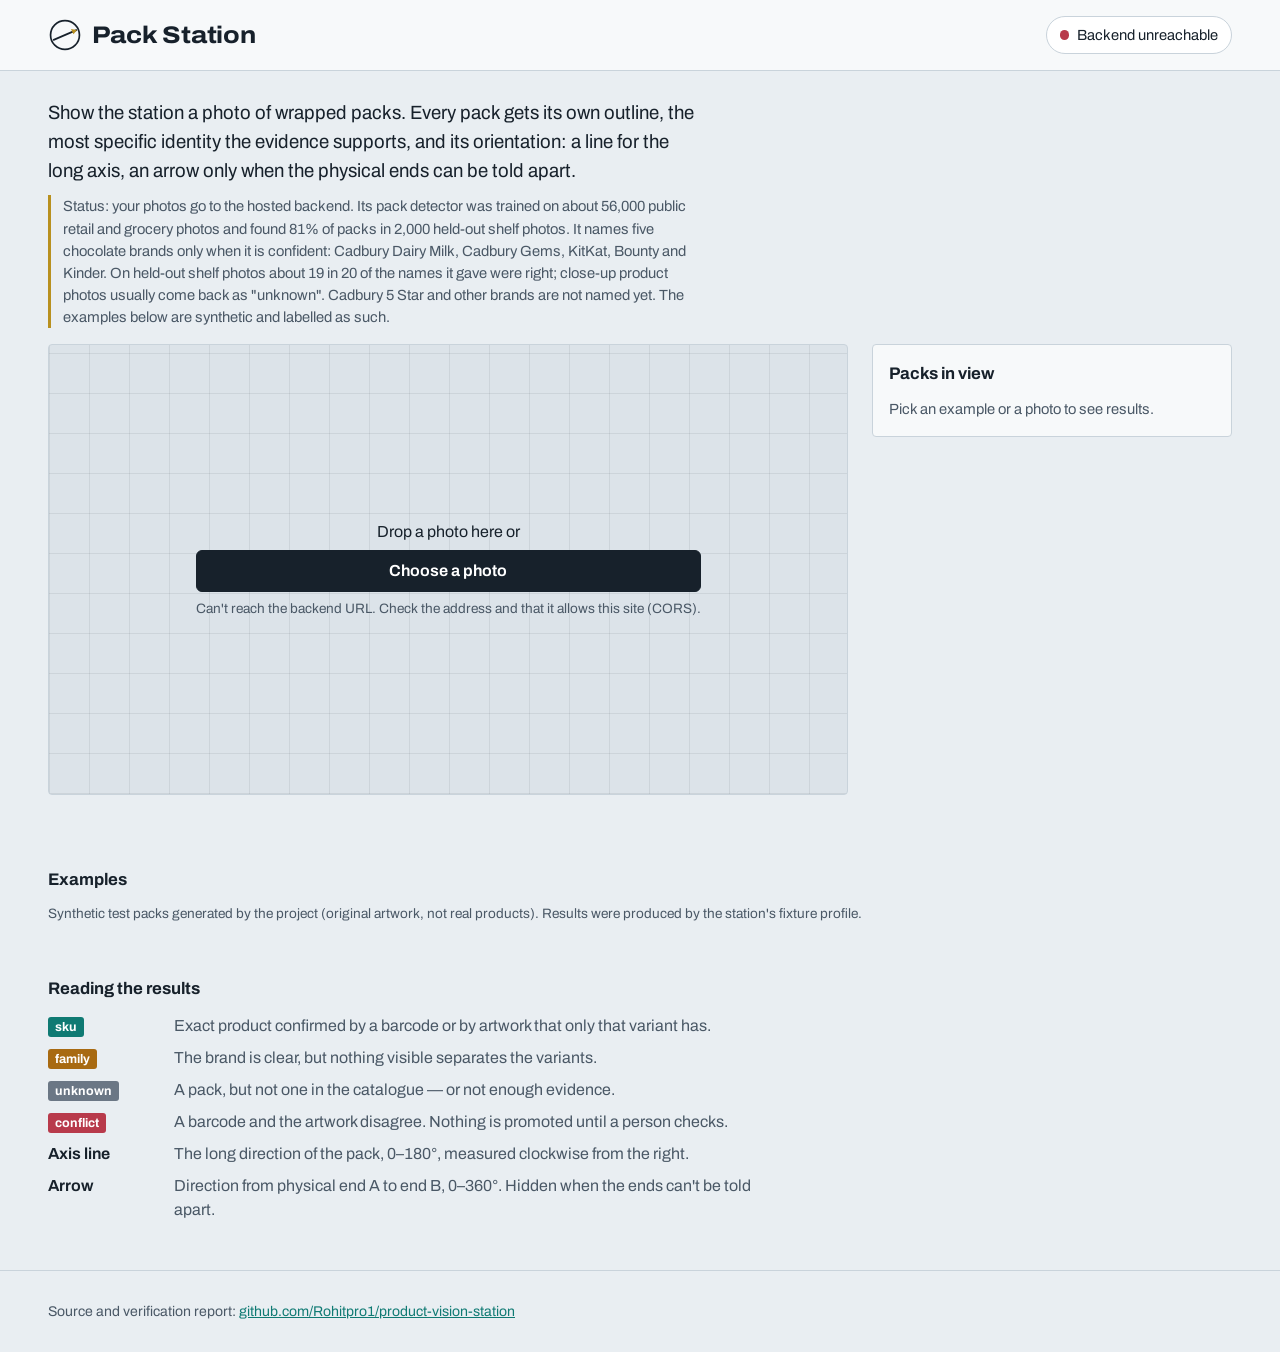
<file: frontend/index.html>
<!doctype html>
<html lang="en">
<head>
<meta charset="utf-8">
<meta name="viewport" content="width=device-width, initial-scale=1">
<title>Pack Station — recognition and orientation</title>
<meta name="description" content="Check a photo of wrapped packs: each pack gets its own box, identity level and orientation.">
<link rel="preconnect" href="https://fonts.googleapis.com">
<link rel="preconnect" href="https://fonts.gstatic.com" crossorigin>
<link href="https://fonts.googleapis.com/css2?family=Archivo:wdth,wght@62..125,400..800&display=swap" rel="stylesheet">
<link rel="stylesheet" href="styles.css">
</head>
<body>
<header class="top">
  <div class="brand">
    <svg class="mark" viewBox="0 0 40 40" aria-hidden="true"><circle cx="20" cy="20" r="17" fill="none" stroke="currentColor" stroke-width="2"/><line x1="6" y1="26" x2="34" y2="14" stroke="currentColor" stroke-width="2"/><path d="M34 14 L27 13 L30 19 Z" fill="var(--gold)"/></svg>
    <h1>Pack Station</h1>
  </div>
  <details class="conn" id="conn">
    <summary><span class="dot" id="connDot"></span><span id="connText">Backend not connected</span></summary>
    <form id="connForm" class="conn-form">
      <label for="apiUrl">Backend URL</label>
      <input id="apiUrl" type="url" placeholder="https://your-backend.example.com" autocomplete="off">
      <label for="apiToken">Access token <span class="opt">(if the backend requires one)</span></label>
      <input id="apiToken" type="password" autocomplete="off">
      <div class="row"><button type="submit">Connect</button><button type="button" id="disconnect" class="ghost">Disconnect</button></div>
      <p class="hint" id="connHint">Without a backend you can still explore the saved examples below.</p>
    </form>
  </details>
</header>

<main>
  <section class="intro">
    <p class="lede">Show the station a photo of wrapped packs. Every pack gets its own outline, the most specific identity the evidence supports, and its orientation: a line for the long axis, an arrow only when the physical ends can be told apart.</p>
    <p class="status-note">Status: your photos go to the hosted backend. Its pack detector was trained on about 56,000 public retail and grocery photos and found 81% of packs in 2,000 held-out shelf photos. It names five chocolate brands only when it is confident: Cadbury Dairy Milk, Cadbury Gems, KitKat, Bounty and Kinder. On held-out shelf photos about 19 in 20 of the names it gave were right; close-up product photos usually come back as "unknown". Cadbury 5 Star and other brands are not named yet. The examples below are synthetic and labelled as such.</p>
  </section>

  <section class="work">
    <div class="stage-wrap">
      <div class="stage" id="stage">
        <canvas id="canvas" width="960" height="540" aria-label="Photo with detected packs"></canvas>
        <div class="drop" id="drop">
          <p>Drop a photo here or</p>
          <label class="pick">Choose a photo<input id="file" type="file" accept="image/jpeg,image/png,image/webp,image/bmp"></label>
          <p class="small" id="dropNote">Connect a backend to analyse your own photos.</p>
        </div>
      </div>
      <div class="frame-meta" id="frameMeta" aria-live="polite"></div>
    </div>

    <aside class="instances" aria-label="Detected packs">
      <h2>Packs in view</h2>
      <ol id="list" class="list"><li class="empty">Pick an example or a photo to see results.</li></ol>
    </aside>
  </section>

  <section class="examples">
    <h2>Examples</h2>
    <p class="small">Synthetic test packs generated by the project (original artwork, not real products). Results were produced by the station's fixture profile.</p>
    <div class="ex-grid" id="examples"></div>
  </section>

  <section class="legend">
    <h2>Reading the results</h2>
    <dl>
      <div><dt><span class="chip sku">sku</span></dt><dd>Exact product confirmed by a barcode or by artwork that only that variant has.</dd></div>
      <div><dt><span class="chip family">family</span></dt><dd>The brand is clear, but nothing visible separates the variants.</dd></div>
      <div><dt><span class="chip unknown">unknown</span></dt><dd>A pack, but not one in the catalogue — or not enough evidence.</dd></div>
      <div><dt><span class="chip conflict">conflict</span></dt><dd>A barcode and the artwork disagree. Nothing is promoted until a person checks.</dd></div>
      <div><dt>Axis line</dt><dd>The long direction of the pack, 0–180°, measured clockwise from the right.</dd></div>
      <div><dt>Arrow</dt><dd>Direction from physical end A to end B, 0–360°. Hidden when the ends can't be told apart.</dd></div>
    </dl>
  </section>
</main>

<footer>
  <p>Source and verification report: <a href="https://github.com/Rohitpro1/product-vision-station">github.com/Rohitpro1/product-vision-station</a></p>
</footer>
<script src="config.js"></script>
<script src="app.js" type="module"></script>
</body>
</html>
</file>
<file: frontend/styles.css>
:root {
  --table: #E9EEF2;   /* light-table surface */
  --panel: #F7F9FA;
  --ink: #17212B;
  --ink-2: #4A5866;
  --rule: #C9D3DB;
  --gold: #B8901F;    /* heading / arrow */
  --teal: #0F7A73;    /* sku */
  --amber: #A86A12;   /* family */
  --slate: #6B7785;   /* unknown */
  --rose: #B83A4B;    /* conflict */
  --violet: #5A4FA0;  /* ambiguous */
  --focus: #1F6FD1;
  font-family: "Archivo", system-ui, sans-serif;
  font-variant-numeric: tabular-nums;
}
* { box-sizing: border-box; }
html { color: var(--ink); background: var(--table); }
body { margin: 0; line-height: 1.5; }
a { color: var(--teal); }
:focus-visible { outline: 3px solid var(--focus); outline-offset: 2px; }

.top {
  display: flex; align-items: center; justify-content: space-between; gap: 1rem; flex-wrap: wrap;
  padding: 1rem clamp(1rem, 4vw, 3rem); border-bottom: 1px solid var(--rule); background: var(--panel);
}
.brand { display: flex; align-items: center; gap: .6rem; }
.mark { width: 34px; height: 34px; color: var(--ink); }
h1 { margin: 0; font-size: 1.5rem; font-weight: 750; font-stretch: 112%; letter-spacing: -0.01em; }
h2 { font-size: 1.05rem; font-weight: 700; margin: 0 0 .75rem; }

.conn { position: relative; }
.conn summary { cursor: pointer; list-style: none; display: flex; gap: .5rem; align-items: center; padding: .45rem .8rem;
  border: 1px solid var(--rule); border-radius: 999px; background: #fff; font-size: .92rem; }
.conn summary::-webkit-details-marker { display: none; }
.dot { width: .6rem; height: .6rem; border-radius: 50%; background: var(--slate); }
.dot.ok { background: var(--teal); } .dot.bad { background: var(--rose); }
.conn-form { position: absolute; right: 0; top: calc(100% + .5rem); z-index: 5; width: min(360px, 90vw); padding: 1rem;
  background: #fff; border: 1px solid var(--rule); border-radius: 10px; box-shadow: 0 8px 24px rgba(23,33,43,.12);
  display: grid; gap: .45rem; }
.conn-form label { font-size: .85rem; font-weight: 600; }
.opt { font-weight: 400; color: var(--ink-2); }
input[type=url], input[type=password] { font: inherit; padding: .5rem .6rem; border: 1px solid var(--rule); border-radius: 6px; }
.row { display: flex; gap: .5rem; margin-top: .25rem; }
button, .pick { font: inherit; font-weight: 650; padding: .5rem .9rem; border-radius: 6px; border: 1px solid var(--ink);
  background: var(--ink); color: #fff; cursor: pointer; }
button.ghost { background: transparent; color: var(--ink); }
.hint, .small { font-size: .85rem; color: var(--ink-2); margin: .25rem 0 0; }

main { padding: 0 clamp(1rem, 4vw, 3rem) 3rem; max-width: 1400px; margin: 0 auto; }
.intro { max-width: 72ch; padding: 1.75rem 0 1rem; }
.lede { font-size: 1.2rem; font-stretch: 96%; margin: 0 0 .6rem; }
.status-note { margin: 0; font-size: .92rem; color: var(--ink-2); border-left: 3px solid var(--gold); padding-left: .75rem; }

.work { display: grid; grid-template-columns: minmax(0, 1fr) 360px; gap: 1.5rem; align-items: start; }
.stage-wrap { min-width: 0; }
.stage { position: relative; background: #DCE3E9; border: 1px solid var(--rule); border-radius: 4px; overflow: hidden;
  /* calibration ticks: the station's light table */
  background-image: repeating-linear-gradient(90deg, rgba(23,33,43,.08) 0 1px, transparent 1px 40px),
                    repeating-linear-gradient(0deg, rgba(23,33,43,.08) 0 1px, transparent 1px 40px); }
canvas { display: block; width: 100%; height: auto; }
.drop { position: absolute; inset: 0; display: grid; place-content: center; text-align: center; gap: .4rem; padding: 1rem; }
.drop.hidden { display: none; }
.drop.over { background: rgba(15,122,115,.08); outline: 2px dashed var(--teal); outline-offset: -8px; }
.drop p { margin: 0; }
.pick input { position: absolute; width: 1px; height: 1px; opacity: 0; }
.pick:focus-within { outline: 3px solid var(--focus); outline-offset: 2px; }
.frame-meta { font-size: .85rem; color: var(--ink-2); padding: .5rem 0; min-height: 2rem; }
.frame-meta strong { color: var(--ink); }

.instances { background: var(--panel); border: 1px solid var(--rule); border-radius: 4px; padding: 1rem; }
.list { list-style: none; margin: 0; padding: 0; display: grid; gap: .75rem; }
.list .empty { color: var(--ink-2); font-size: .92rem; }
.inst { display: grid; grid-template-columns: 84px 1fr; gap: .75rem; align-items: center; padding-bottom: .75rem;
  border-bottom: 1px solid var(--rule); }
.inst:last-child { border-bottom: 0; padding-bottom: 0; }
.dial { width: 84px; height: 84px; }
.inst h3 { margin: 0 0 .15rem; font-size: .98rem; font-weight: 700; }
.inst .angles { font-size: .88rem; margin: .1rem 0; }
.inst .why { font-size: .8rem; color: var(--ink-2); margin: 0; }
.chip { display: inline-block; font-size: .78rem; font-weight: 700; padding: .05rem .45rem; border-radius: 3px; color: #fff; }
.chip.sku { background: var(--teal); } .chip.family { background: var(--amber); } .chip.unknown { background: var(--slate); }
.chip.conflict { background: var(--rose); } .chip.ambiguous { background: var(--violet); }

.examples { margin-top: 2.5rem; }
.ex-grid { display: grid; grid-template-columns: repeat(auto-fill, minmax(200px, 1fr)); gap: 1rem; margin-top: .75rem; }
.ex { all: unset; cursor: pointer; display: grid; gap: .35rem; }
.ex img { width: 100%; aspect-ratio: 16/9; object-fit: cover; border: 1px solid var(--rule); border-radius: 3px; }
.ex span { font-size: .9rem; }
.ex[aria-pressed=true] img { outline: 3px solid var(--gold); outline-offset: 2px; }
.ex:focus-visible img { outline: 3px solid var(--focus); outline-offset: 2px; }

.legend { margin-top: 2.5rem; max-width: 80ch; }
.legend dl { display: grid; gap: .5rem; margin: 0; }
.legend dl div { display: grid; grid-template-columns: 110px 1fr; gap: 1rem; }
.legend dt { font-weight: 650; } .legend dd { margin: 0; color: var(--ink-2); }

footer { border-top: 1px solid var(--rule); padding: 1rem clamp(1rem, 4vw, 3rem); font-size: .88rem; color: var(--ink-2); }

@media (max-width: 900px) {
  .work { grid-template-columns: 1fr; }
  .legend dl div { grid-template-columns: 1fr; gap: 0; }
}
@media (prefers-reduced-motion: no-preference) {
  .dial .needle { transition: transform .5s cubic-bezier(.2,.8,.2,1); }
}
</file>
